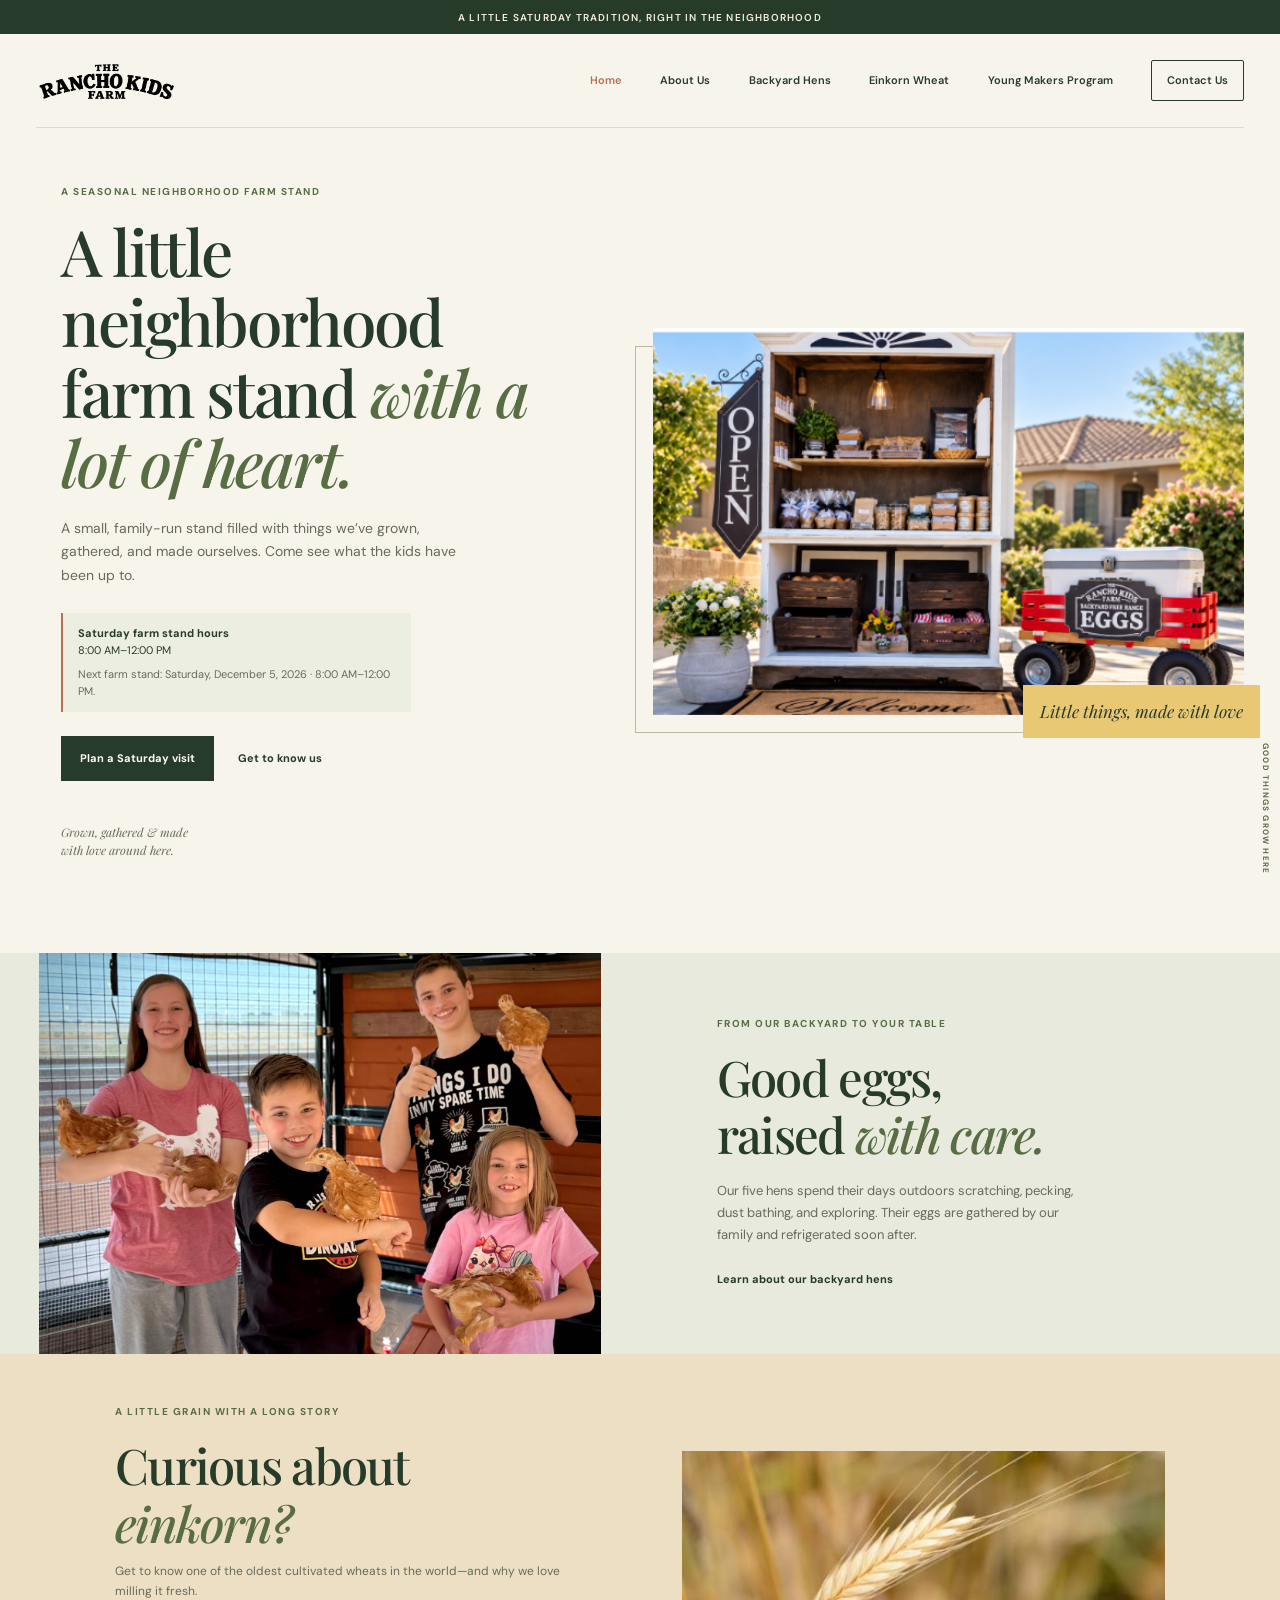
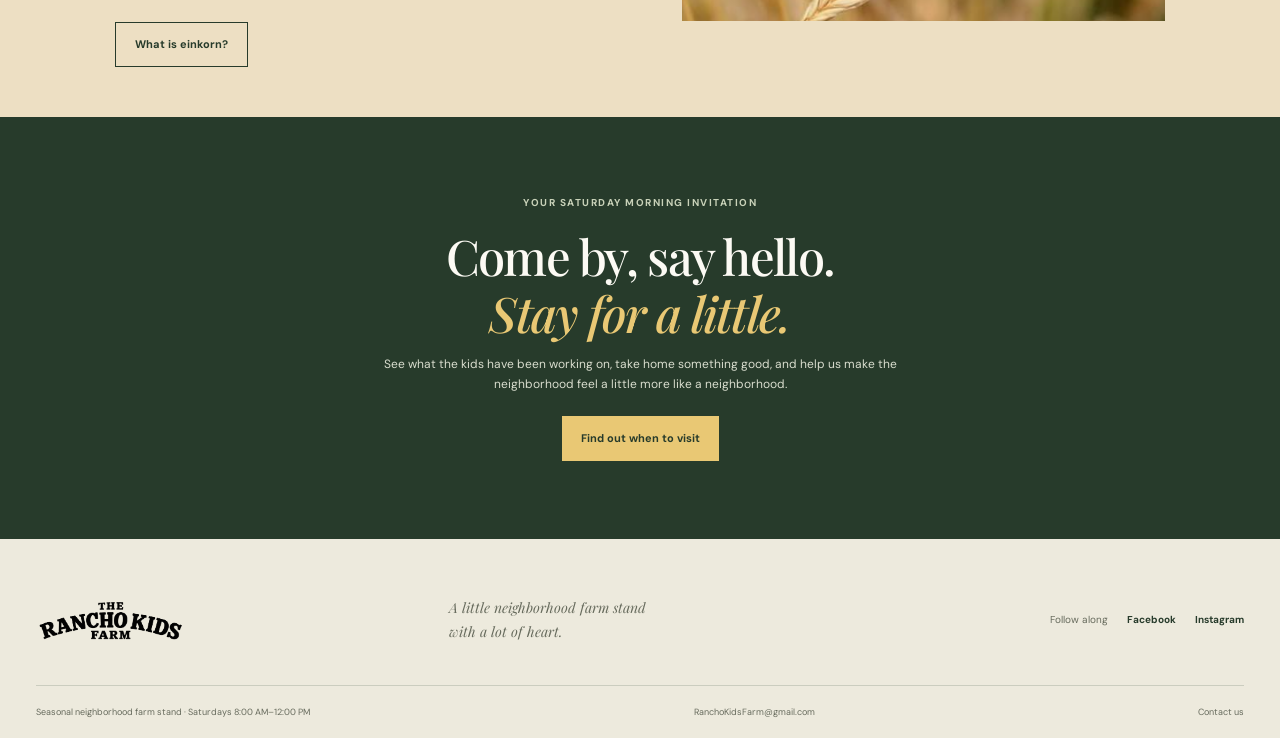
<file: index.html>
<!doctype html>
<html lang="en">
  <head>
    <meta charset="utf-8">
    <meta name="viewport" content="width=device-width, initial-scale=1">
    <meta name="theme-color" content="#f7f4eb">
    <meta name="description" content="A little neighborhood farm stand with a lot of heart. Visit The Rancho Kids Farm for backyard eggs, freshly milled einkorn, flowers, and more.">
    <title>The Rancho Kids Farm | Home</title>
    <link rel="canonical" href="https://ranchokidsfarm.com/index.html">
    <meta property="og:type" content="website">
    <meta property="og:url" content="https://ranchokidsfarm.com/index.html">
    <meta property="og:title" content="The Rancho Kids Farm">
    <meta property="og:description" content="A seasonal neighborhood farm stand with backyard eggs, freshly milled einkorn, flowers, and homemade favorites.">
    <meta property="og:image" content="https://ranchokidsfarm.com/assets/farm-stand.png">
    <meta property="og:image:width" content="566">
    <meta property="og:image:height" content="354">
    <meta property="og:image:alt" content="The Rancho Kids Farm stand stocked with homemade goods and fresh flowers">
    <meta name="twitter:card" content="summary_large_image">
    <meta name="twitter:title" content="The Rancho Kids Farm">
    <meta name="twitter:description" content="A seasonal neighborhood farm stand with backyard eggs, freshly milled einkorn, flowers, and homemade favorites.">
    <meta name="twitter:image" content="https://ranchokidsfarm.com/assets/farm-stand.png">
    <link rel="preconnect" href="https://fonts.googleapis.com">
    <link rel="preconnect" href="https://fonts.gstatic.com" crossorigin>
    <link href="https://fonts.googleapis.com/css2?family=DM+Sans:wght@400;500;600;700&family=Playfair+Display:wght@500;600;700&display=swap" rel="stylesheet">
    <link rel="stylesheet" href="styles.css">
    <script src="script.js" defer></script>
  </head>
  <body>
    <a class="skip-link" href="#main">Skip to content</a>
    <div class="announcement">A little Saturday tradition, right in the neighborhood</div>
    <header class="site-header">
      <a class="brand" href="index.html" aria-label="The Rancho Kids Farm home"><img src="assets/rancho-kids-farm-logo.png" alt="The Rancho Kids Farm"></a>
      <button class="menu-toggle" type="button" aria-expanded="false" aria-controls="primary-navigation"><span class="menu-toggle__label">Menu</span><span class="menu-toggle__icon" aria-hidden="true"><span></span><span></span></span></button>
      <nav class="navigation" id="primary-navigation" aria-label="Main navigation">
        <a href="index.html" aria-current="page">Home</a>
        <a href="about.html">About Us</a>
        <a href="about.html#our-hens">Backyard Hens</a>
        <a href="einkorn.html">Einkorn Wheat</a>
        <a href="about.html#young-makers">Young Makers Program</a>
        <a class="navigation__visit" href="contact.html">Contact Us</a>
      </nav>
    </header>

    <main id="main">
      <section class="hero">
        <div class="hero__copy">
          <p class="eyebrow">A seasonal neighborhood farm stand</p>
          <h1>A little neighborhood farm stand <em>with a lot of heart.</em></h1>
          <p class="hero__intro">A small, family-run stand filled with things we’ve grown, gathered, and made ourselves. Come see what the kids have been up to.</p>
          <div class="hero__schedule">
            <p><strong>Saturday farm stand hours</strong><br>8:00 AM–12:00 PM</p>
            <p class="hero__schedule-status" data-farm-stand-status aria-live="polite">Checking the next farm stand date…</p>
          </div>
          <div class="hero__actions"><a class="button button--dark" href="contact.html">Plan a Saturday visit</a><a class="text-link" href="about.html">Get to know us</a></div>
          <div class="hero__note">Grown, gathered &amp; made<br>with love around here.</div>
        </div>
        <div class="hero__image-wrap"><img class="hero__image" src="assets/farm-stand.png" alt="The Rancho Kids Farm stand stocked with homemade goods and fresh flowers"><div class="hero__image-caption"><span>Little things, made with love</span></div></div>
        <span class="hero__side-note" aria-hidden="true">GOOD THINGS GROW HERE</span>
      </section>

      <section class="home-feature">
        <div class="home-feature__image"><img src="assets/rancho-kids.png" alt="The Rancho Kids with their backyard chickens" loading="lazy"></div>
        <div class="home-feature__copy">
          <p class="eyebrow">From our backyard to your table</p>
          <h2>Good eggs, raised <em>with care.</em></h2>
          <p>Our five hens spend their days outdoors scratching, pecking, dust bathing, and exploring. Their eggs are gathered by our family and refrigerated soon after.</p>
          <a class="text-link" href="about.html#our-hens">Learn about our backyard hens</a>
        </div>
      </section>

      <section class="home-einkorn">
        <div><p class="eyebrow">A little grain with a long story</p><h2>Curious about <em>einkorn?</em></h2><p>Get to know one of the oldest cultivated wheats in the world—and why we love milling it fresh.</p><a class="button button--outline" href="einkorn.html">What is einkorn?</a></div>
        <img src="assets/einkorn-head.png" alt="A close-up of a golden einkorn wheat head" loading="lazy">
      </section>

      <section class="home-visit">
        <p class="eyebrow">Your Saturday morning invitation</p>
        <h2>Come by, say hello.<br><em>Stay for a little.</em></h2>
        <p>See what the kids have been working on, take home something good, and help us make the neighborhood feel a little more like a neighborhood.</p>
        <a class="button button--dark" href="contact.html">Find out when to visit</a>
      </section>
    </main>

    <footer class="site-footer">
      <div class="site-footer__top"><a class="footer-brand" href="index.html"><img src="assets/rancho-kids-farm-logo.png" alt="The Rancho Kids Farm"></a><p>A little neighborhood farm stand<br>with a lot of heart.</p><div class="footer-social"><span>Follow along</span><a href="https://www.facebook.com/share/19NUJJX9h8/?mibextid=wwXIfr" target="_blank" rel="noreferrer">Facebook</a><a href="https://www.instagram.com/ranchokidsfarm?stkn=aXBlZmxoa2U0Zmg3&utm_source=qr" target="_blank" rel="noreferrer">Instagram</a></div></div>
      <div class="site-footer__bottom"><span>Seasonal neighborhood farm stand · Saturdays 8:00 AM–12:00 PM</span><a href="mailto:RanchoKidsFarm@gmail.com">RanchoKidsFarm@gmail.com</a><a href="contact.html">Contact us</a></div>
    </footer>
  </body>
</html>
</file>
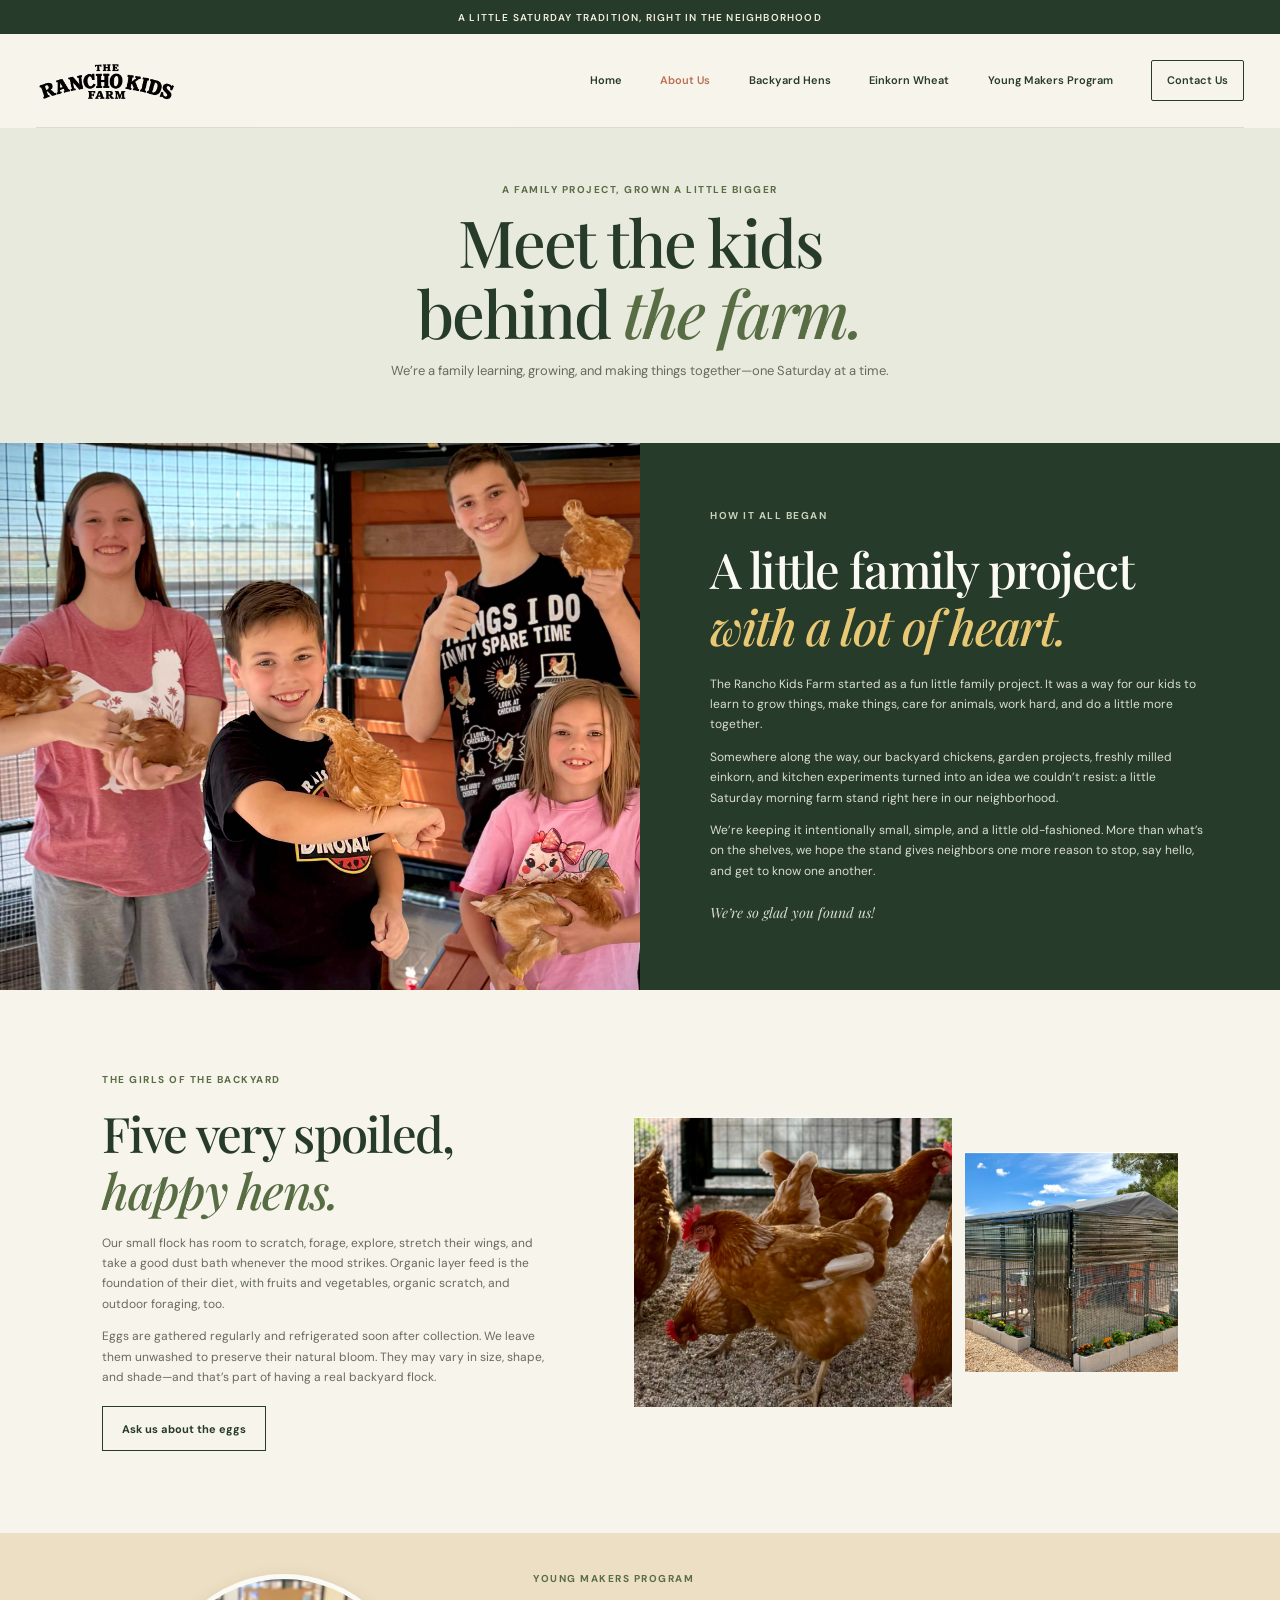
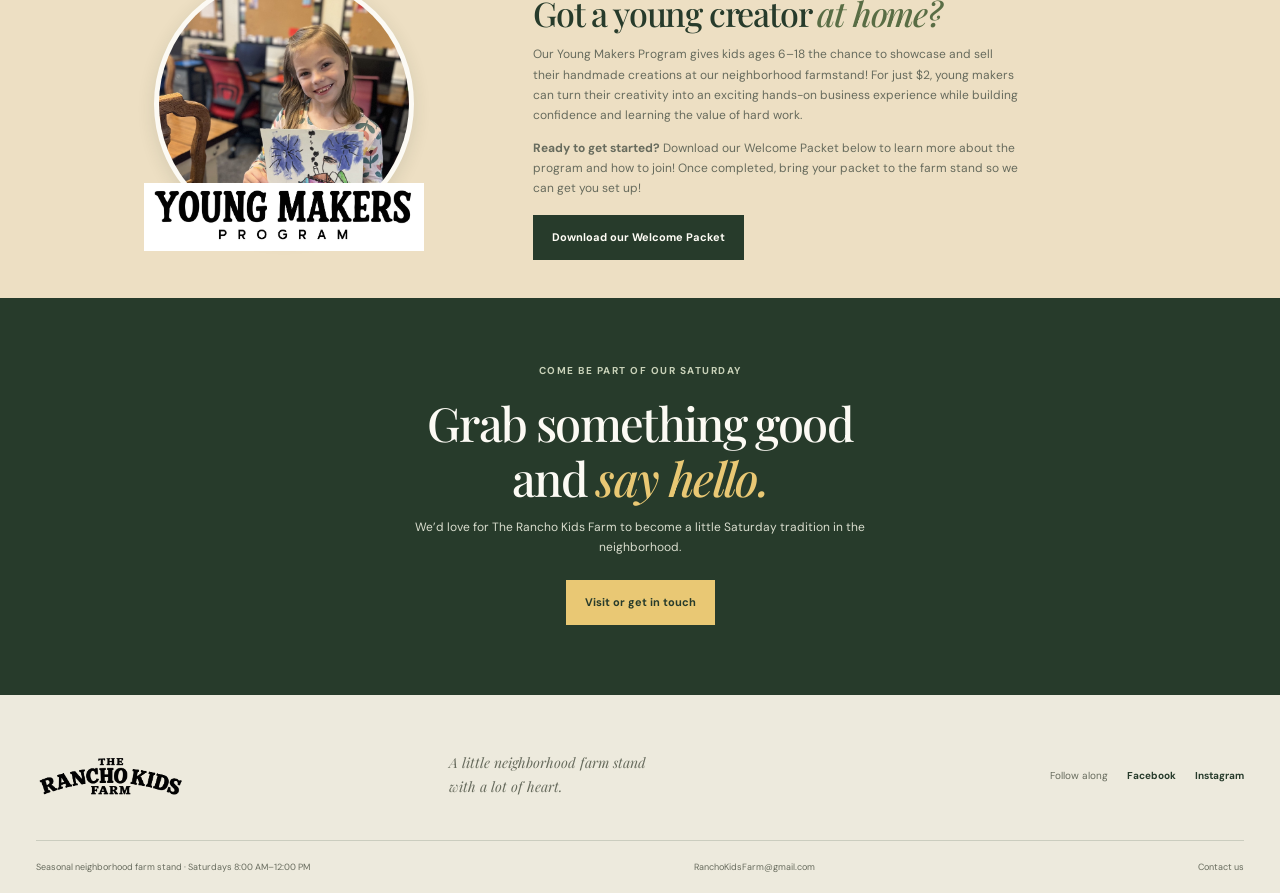
<file: about.html>
<!doctype html>
<html lang="en">
  <head>
    <meta charset="utf-8">
    <meta name="viewport" content="width=device-width, initial-scale=1">
    <meta name="theme-color" content="#f7f4eb">
    <meta name="description" content="Meet the family, kids, and backyard hens behind The Rancho Kids Farm, a little neighborhood farm stand with a lot of heart.">
    <title>About Us | The Rancho Kids Farm</title>
    <link rel="canonical" href="https://ranchokidsfarm.com/about.html">
    <meta property="og:type" content="website">
    <meta property="og:url" content="https://ranchokidsfarm.com/about.html">
    <meta property="og:title" content="About Us | The Rancho Kids Farm">
    <meta property="og:description" content="Meet the family, kids, and backyard hens behind The Rancho Kids Farm, a seasonal neighborhood farm stand.">
    <meta property="og:image" content="https://ranchokidsfarm.com/assets/farm-stand.png">
    <meta property="og:image:width" content="566">
    <meta property="og:image:height" content="354">
    <meta property="og:image:alt" content="The Rancho Kids Farm stand stocked with homemade goods and fresh flowers">
    <meta name="twitter:card" content="summary_large_image">
    <meta name="twitter:title" content="About Us | The Rancho Kids Farm">
    <meta name="twitter:description" content="Meet the family, kids, and backyard hens behind The Rancho Kids Farm, a seasonal neighborhood farm stand.">
    <meta name="twitter:image" content="https://ranchokidsfarm.com/assets/farm-stand.png">
    <link rel="preconnect" href="https://fonts.googleapis.com">
    <link rel="preconnect" href="https://fonts.gstatic.com" crossorigin>
    <link href="https://fonts.googleapis.com/css2?family=DM+Sans:wght@400;500;600;700&family=Playfair+Display:wght@500;600;700&display=swap" rel="stylesheet">
    <link rel="stylesheet" href="styles.css">
    <script src="script.js" defer></script>
  </head>
  <body>
    <a class="skip-link" href="#main">Skip to content</a>
    <div class="announcement">A little Saturday tradition, right in the neighborhood</div>
    <header class="site-header">
      <a class="brand" href="index.html" aria-label="The Rancho Kids Farm home"><img src="assets/rancho-kids-farm-logo.png" alt="The Rancho Kids Farm"></a>
      <button class="menu-toggle" type="button" aria-expanded="false" aria-controls="primary-navigation"><span class="menu-toggle__label">Menu</span><span class="menu-toggle__icon" aria-hidden="true"><span></span><span></span></span></button>
      <nav class="navigation" id="primary-navigation" aria-label="Main navigation"><a href="index.html">Home</a><a href="about.html" aria-current="page">About Us</a><a href="about.html#our-hens">Backyard Hens</a><a href="einkorn.html">Einkorn Wheat</a><a href="about.html#young-makers">Young Makers Program</a><a class="navigation__visit" href="contact.html">Contact Us</a></nav>
    </header>
    <main id="main">
      <section class="page-hero page-hero--about">
        <p class="eyebrow">A family project, grown a little bigger</p>
        <h1>Meet the kids<br>behind <em>the farm.</em></h1>
        <p>We’re a family learning, growing, and making things together—one Saturday at a time.</p>
      </section>
      <section class="about-story">
        <div class="about-story__image"><img src="assets/rancho-kids.png" alt="The Rancho Kids spending time with their backyard chickens"></div>
        <div class="about-story__copy">
          <p class="eyebrow">How it all began</p><h2>A little family project <em>with a lot of heart.</em></h2>
          <p>The Rancho Kids Farm started as a fun little family project. It was a way for our kids to learn to grow things, make things, care for animals, work hard, and do a little more together.</p>
          <p>Somewhere along the way, our backyard chickens, garden projects, freshly milled einkorn, and kitchen experiments turned into an idea we couldn’t resist: a little Saturday morning farm stand right here in our neighborhood.</p>
          <p>We’re keeping it intentionally small, simple, and a little old-fashioned. More than what’s on the shelves, we hope the stand gives neighbors one more reason to stop, say hello, and get to know one another.</p>
          <p class="about-story__signoff">We’re so glad you found us!</p>
        </div>
      </section>
      <section class="about-hens" id="our-hens">
        <div class="about-hens__copy">
          <p class="eyebrow">The girls of the backyard</p><h2>Five very spoiled, <em>happy hens.</em></h2>
          <p>Our small flock has room to scratch, forage, explore, stretch their wings, and take a good dust bath whenever the mood strikes. Organic layer feed is the foundation of their diet, with fruits and vegetables, organic scratch, and outdoor foraging, too.</p>
          <p>Eggs are gathered regularly and refrigerated soon after collection. We leave them unwashed to preserve their natural bloom. They may vary in size, shape, and shade—and that’s part of having a real backyard flock.</p>
          <a class="button button--outline" href="contact.html">Ask us about the eggs</a>
        </div>
        <div class="about-hens__photos"><img src="assets/backyard-hens.png" alt="The backyard hens exploring together" loading="lazy"><img src="assets/hen-run.png" alt="The hens' outdoor run and garden" loading="lazy"></div>
      </section>
      <section class="young-makers young-makers--about" id="young-makers">
        <div class="young-makers__portrait">
          <img class="young-makers__portrait-photo" src="assets/young-makers-featured-creator.png" alt="Young Makers Program creator holding her artwork" loading="lazy">
          <img class="young-makers__logo" src="assets/young-makers-program-logo.png" alt="Young Makers Program" loading="lazy">
        </div>
        <div class="young-makers__copy"><p class="eyebrow">Young Makers Program</p><h2>Got a young creator <em>at home?</em></h2><p>Our Young Makers Program gives kids ages 6–18 the chance to showcase and sell their handmade creations at our neighborhood farmstand! For just $2, young makers can turn their creativity into an exciting hands-on business experience while building confidence and learning the value of hard work.</p><p><strong>Ready to get started?</strong> Download our Welcome Packet below to learn more about the program and how to join! Once completed, bring your packet to the farm stand so we can get you set up!</p><a class="button button--dark" href="young-makers-packet/young-makers-packet.pdf" download="Welcome-Packet.pdf">Download our Welcome Packet</a></div>
      </section>
      <section class="page-cta"><p class="eyebrow">Come be part of our Saturday</p><h2>Grab something good<br>and <em>say hello.</em></h2><p>We’d love for The Rancho Kids Farm to become a little Saturday tradition in the neighborhood.</p><a class="button button--dark" href="contact.html">Visit or get in touch</a></section>
    </main>
    <footer class="site-footer">
      <div class="site-footer__top"><a class="footer-brand" href="index.html"><img src="assets/rancho-kids-farm-logo.png" alt="The Rancho Kids Farm"></a><p>A little neighborhood farm stand<br>with a lot of heart.</p><div class="footer-social"><span>Follow along</span><a href="https://www.facebook.com/share/19NUJJX9h8/?mibextid=wwXIfr" target="_blank" rel="noreferrer">Facebook</a><a href="https://www.instagram.com/ranchokidsfarm?stkn=aXBlZmxoa2U0Zmg3&utm_source=qr" target="_blank" rel="noreferrer">Instagram</a></div></div>
      <div class="site-footer__bottom"><span>Seasonal neighborhood farm stand · Saturdays 8:00 AM–12:00 PM</span><a href="mailto:RanchoKidsFarm@gmail.com">RanchoKidsFarm@gmail.com</a><a href="contact.html">Contact us</a></div>
    </footer>
  </body>
</html>
</file>
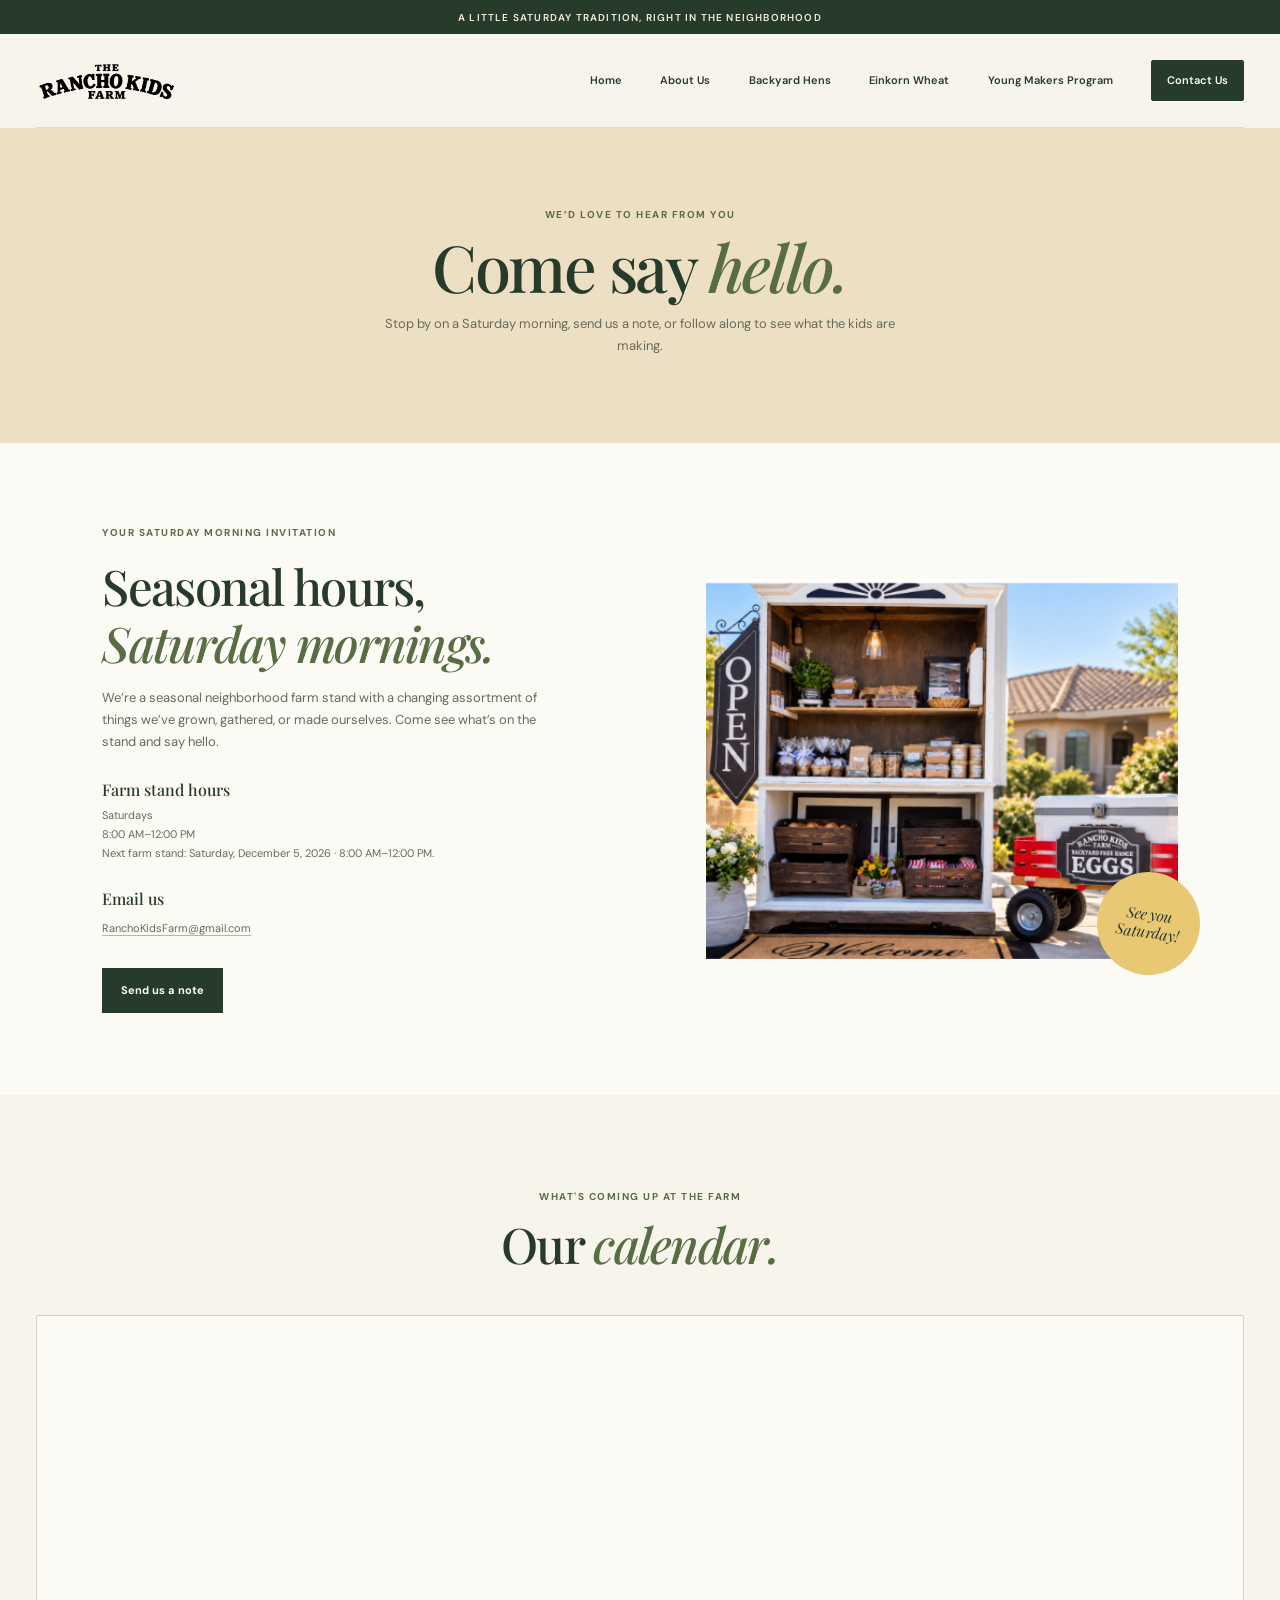
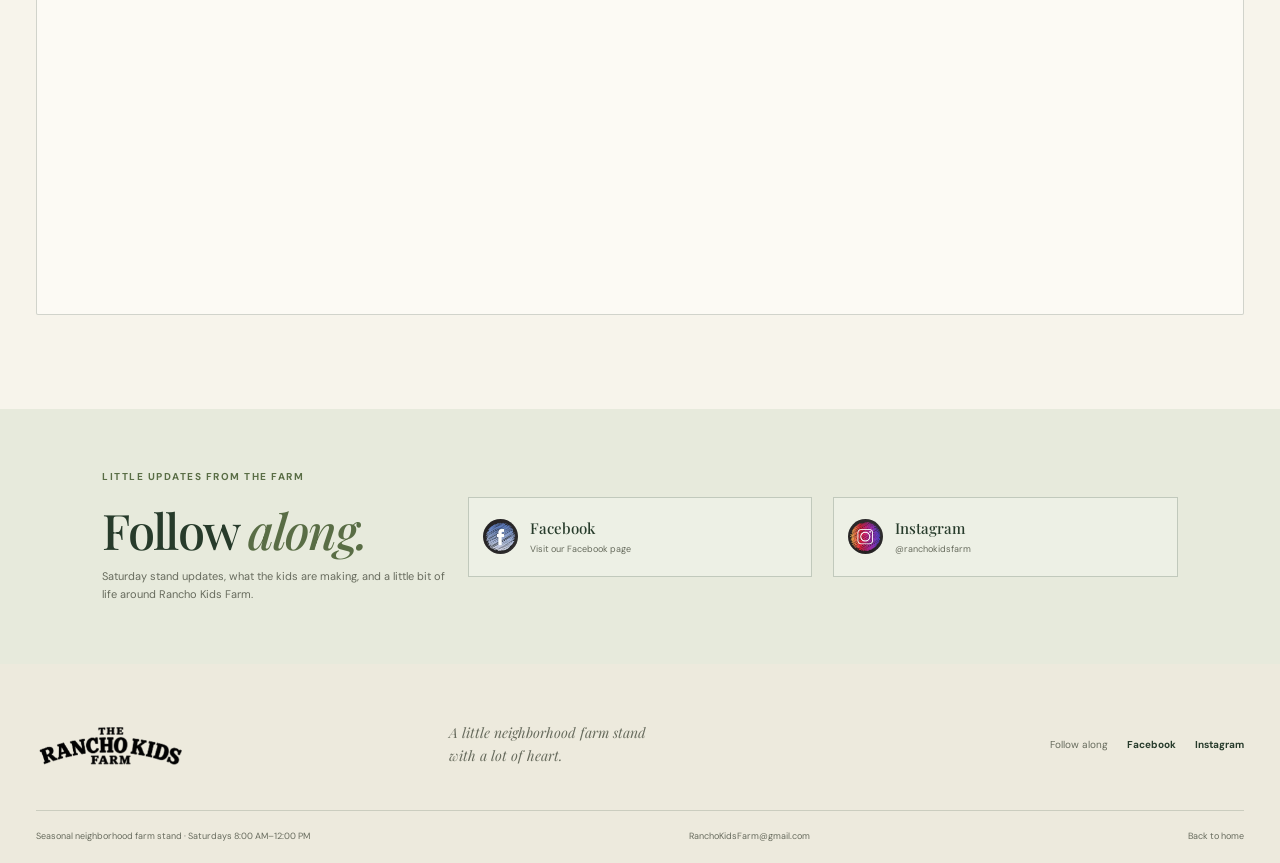
<file: contact.html>
<!doctype html>
<html lang="en">
  <head>
    <meta charset="utf-8">
    <meta name="viewport" content="width=device-width, initial-scale=1">
    <meta name="theme-color" content="#f7f4eb">
    <meta name="description" content="Plan a visit to The Rancho Kids Farm, a seasonal neighborhood farm stand, or get in touch by email and social media.">
    <title>Contact Us | The Rancho Kids Farm</title>
    <link rel="canonical" href="https://ranchokidsfarm.com/contact.html">
    <meta property="og:type" content="website">
    <meta property="og:url" content="https://ranchokidsfarm.com/contact.html">
    <meta property="og:title" content="Contact Us | The Rancho Kids Farm">
    <meta property="og:description" content="Plan a visit to The Rancho Kids Farm, a seasonal neighborhood farm stand open Saturdays from 8:00 AM to 12:00 PM.">
    <meta property="og:image" content="https://ranchokidsfarm.com/assets/farm-stand.png">
    <meta property="og:image:width" content="566">
    <meta property="og:image:height" content="354">
    <meta property="og:image:alt" content="The Rancho Kids Farm stand stocked with homemade goods and fresh flowers">
    <meta name="twitter:card" content="summary_large_image">
    <meta name="twitter:title" content="Contact Us | The Rancho Kids Farm">
    <meta name="twitter:description" content="Plan a visit to The Rancho Kids Farm, a seasonal neighborhood farm stand open Saturdays from 8:00 AM to 12:00 PM.">
    <meta name="twitter:image" content="https://ranchokidsfarm.com/assets/farm-stand.png">
    <link rel="preconnect" href="https://fonts.googleapis.com">
    <link rel="preconnect" href="https://fonts.gstatic.com" crossorigin>
    <link href="https://fonts.googleapis.com/css2?family=DM+Sans:wght@400;500;600;700&family=Playfair+Display:wght@500;600;700&display=swap" rel="stylesheet">
    <link rel="stylesheet" href="styles.css">
    <script src="script.js" defer></script>
  </head>
  <body>
    <a class="skip-link" href="#main">Skip to content</a>
    <div class="announcement">A little Saturday tradition, right in the neighborhood</div>
    <header class="site-header">
      <a class="brand" href="index.html" aria-label="The Rancho Kids Farm home"><img src="assets/rancho-kids-farm-logo.png" alt="The Rancho Kids Farm"></a>
      <button class="menu-toggle" type="button" aria-expanded="false" aria-controls="primary-navigation"><span class="menu-toggle__label">Menu</span><span class="menu-toggle__icon" aria-hidden="true"><span></span><span></span></span></button>
      <nav class="navigation" id="primary-navigation" aria-label="Main navigation"><a href="index.html">Home</a><a href="about.html">About Us</a><a href="about.html#our-hens">Backyard Hens</a><a href="einkorn.html">Einkorn Wheat</a><a href="about.html#young-makers">Young Makers Program</a><a class="navigation__visit" href="contact.html" aria-current="page">Contact Us</a></nav>
    </header>
    <main id="main">
      <section class="page-hero page-hero--contact">
        <p class="eyebrow">We’d love to hear from you</p>
        <h1>Come say <em>hello.</em></h1>
        <p>Stop by on a Saturday morning, send us a note, or follow along to see what the kids are making.</p>
      </section>
      <section class="contact-main">
        <div class="contact-main__copy">
          <p class="eyebrow">Your Saturday morning invitation</p>
          <h2>Seasonal hours,<br><em>Saturday mornings.</em></h2>
          <p>We’re a seasonal neighborhood farm stand with a changing assortment of things we’ve grown, gathered, or made ourselves. Come see what’s on the stand and say hello.</p>
          <div class="contact-card"><div><h3>Farm stand hours</h3><p>Saturdays<br>8:00 AM–12:00 PM</p><p data-farm-stand-status aria-live="polite">Checking the next farm stand date…</p></div></div>
          <div class="contact-card"><div><h3>Email us</h3><a href="mailto:RanchoKidsFarm@gmail.com">RanchoKidsFarm@gmail.com</a></div></div>
          <a class="button button--dark" href="mailto:RanchoKidsFarm@gmail.com">Send us a note</a>
        </div>
        <div class="contact-main__image"><img src="assets/farm-stand.png" alt="The Rancho Kids Farm stand, ready for Saturday morning" loading="lazy"><span class="visit__sticker">See you<br>Saturday!</span></div>
      </section>
      <section class="farm-calendar section-pad" id="calendar" aria-labelledby="calendar-heading">
        <div class="section-heading section-heading--center">
          <p class="eyebrow">What's coming up at the farm</p>
          <h2 id="calendar-heading">Our <em>calendar.</em></h2>
        </div>
        <iframe
          class="farm-calendar__embed"
          src="https://calendar.google.com/calendar/embed?src=ranchokidsfarm%40gmail.com&amp;ctz=America%2FPhoenix"
          title="The Rancho Kids Farm calendar"
          loading="lazy"
          frameborder="0"
          scrolling="no"></iframe>
      </section>
      <section class="contact-social">
        <div class="contact-social__intro"><p class="eyebrow">Little updates from the farm</p><h2>Follow <em>along.</em></h2><p>Saturday stand updates, what the kids are making, and a little bit of life around Rancho Kids Farm.</p></div>
        <a class="social-card" href="https://www.facebook.com/share/19NUJJX9h8/?mibextid=wwXIfr" target="_blank" rel="noreferrer"><img class="social-card__icon-image" src="assets/facebook-icon.png" alt=""><span><strong>Facebook</strong><small>Visit our Facebook page</small></span></a>
        <a class="social-card" href="https://www.instagram.com/ranchokidsfarm?stkn=aXBlZmxoa2U0Zmg3&utm_source=qr" target="_blank" rel="noreferrer"><img class="social-card__icon-image" src="assets/instagram-icon.png" alt=""><span><strong>Instagram</strong><small>@ranchokidsfarm</small></span></a>
      </section>
    </main>
    <footer class="site-footer">
      <div class="site-footer__top"><a class="footer-brand" href="index.html"><img src="assets/rancho-kids-farm-logo.png" alt="The Rancho Kids Farm"></a><p>A little neighborhood farm stand<br>with a lot of heart.</p><div class="footer-social"><span>Follow along</span><a href="https://www.facebook.com/share/19NUJJX9h8/?mibextid=wwXIfr" target="_blank" rel="noreferrer">Facebook</a><a href="https://www.instagram.com/ranchokidsfarm?stkn=aXBlZmxoa2U0Zmg3&utm_source=qr" target="_blank" rel="noreferrer">Instagram</a></div></div>
      <div class="site-footer__bottom"><span>Seasonal neighborhood farm stand · Saturdays 8:00 AM–12:00 PM</span><a href="mailto:RanchoKidsFarm@gmail.com">RanchoKidsFarm@gmail.com</a><a href="index.html">Back to home</a></div>
    </footer>
  </body>
</html>
</file>
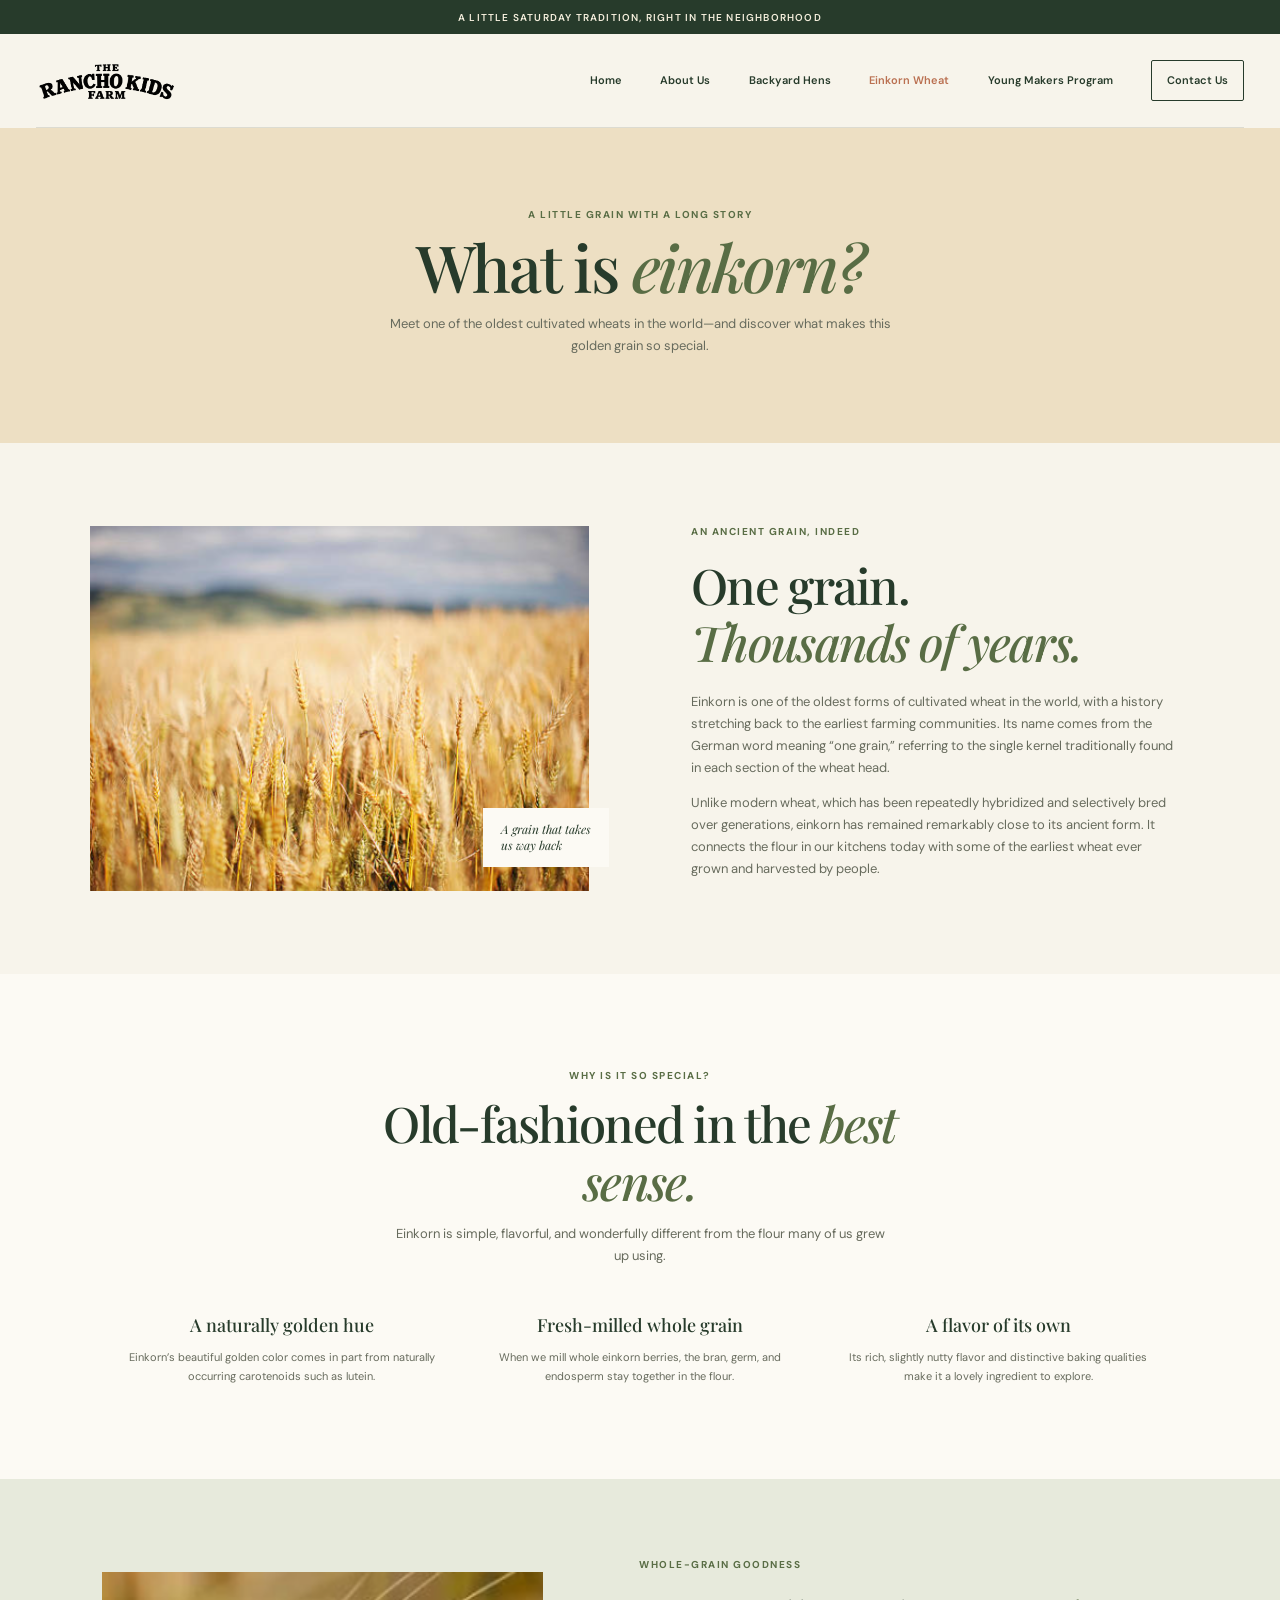
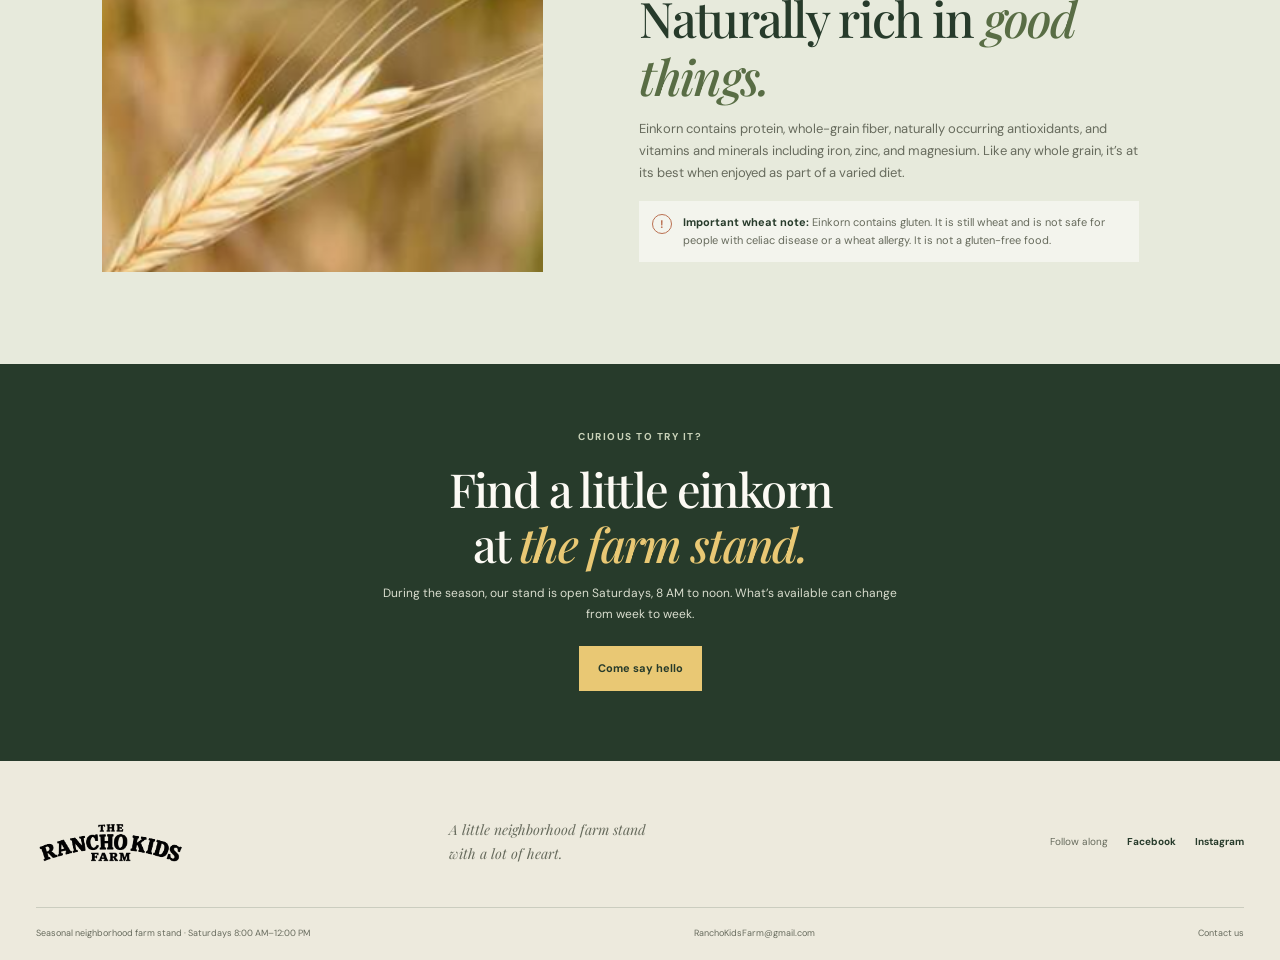
<file: einkorn.html>
<!doctype html>
<html lang="en">
  <head>
    <meta charset="utf-8">
    <meta name="viewport" content="width=device-width, initial-scale=1">
    <meta name="theme-color" content="#f7f4eb">
    <meta name="description" content="Learn about einkorn, one of the oldest cultivated wheats in the world, and why we love milling this ancient grain fresh.">
    <title>What is Einkorn? | The Rancho Kids Farm</title>
    <link rel="canonical" href="https://ranchokidsfarm.com/einkorn.html">
    <meta property="og:type" content="website">
    <meta property="og:url" content="https://ranchokidsfarm.com/einkorn.html">
    <meta property="og:title" content="Einkorn Wheat | The Rancho Kids Farm">
    <meta property="og:description" content="Learn about einkorn, one of the oldest cultivated wheats in the world, and why we love milling this ancient grain fresh.">
    <meta property="og:image" content="https://ranchokidsfarm.com/assets/farm-stand.png">
    <meta property="og:image:width" content="566">
    <meta property="og:image:height" content="354">
    <meta property="og:image:alt" content="The Rancho Kids Farm stand stocked with homemade goods and fresh flowers">
    <meta name="twitter:card" content="summary_large_image">
    <meta name="twitter:title" content="Einkorn Wheat | The Rancho Kids Farm">
    <meta name="twitter:description" content="Learn about einkorn, one of the oldest cultivated wheats in the world, and why we love milling this ancient grain fresh.">
    <meta name="twitter:image" content="https://ranchokidsfarm.com/assets/farm-stand.png">
    <link rel="preconnect" href="https://fonts.googleapis.com">
    <link rel="preconnect" href="https://fonts.gstatic.com" crossorigin>
    <link href="https://fonts.googleapis.com/css2?family=DM+Sans:wght@400;500;600;700&family=Playfair+Display:wght@500;600;700&display=swap" rel="stylesheet">
    <link rel="stylesheet" href="styles.css">
    <script src="script.js" defer></script>
  </head>
  <body>
    <a class="skip-link" href="#main">Skip to content</a>
    <div class="announcement">A little Saturday tradition, right in the neighborhood</div>
    <header class="site-header">
      <a class="brand" href="index.html" aria-label="The Rancho Kids Farm home"><img src="assets/rancho-kids-farm-logo.png" alt="The Rancho Kids Farm"></a>
      <button class="menu-toggle" type="button" aria-expanded="false" aria-controls="primary-navigation"><span class="menu-toggle__label">Menu</span><span class="menu-toggle__icon" aria-hidden="true"><span></span><span></span></span></button>
      <nav class="navigation" id="primary-navigation" aria-label="Main navigation"><a href="index.html">Home</a><a href="about.html">About Us</a><a href="about.html#our-hens">Backyard Hens</a><a href="einkorn.html" aria-current="page">Einkorn Wheat</a><a href="about.html#young-makers">Young Makers Program</a><a class="navigation__visit" href="contact.html">Contact Us</a></nav>
    </header>
    <main id="main">
      <section class="page-hero page-hero--einkorn">
        <p class="eyebrow">A little grain with a long story</p>
        <h1>What is <em>einkorn?</em></h1>
        <p>Meet one of the oldest cultivated wheats in the world—and discover what makes this golden grain so special.</p>
      </section>
      <section class="feature-section einkorn-page-intro">
        <div class="feature-section__image einkorn-page-intro__image"><img src="assets/einkorn-field.png" alt="Golden einkorn wheat growing in a sunlit field" loading="lazy"><span class="image-label">A grain that takes<br>us way back</span></div>
        <div class="feature-section__copy">
          <p class="eyebrow">An ancient grain, indeed</p>
          <h2>One grain.<br><em>Thousands of years.</em></h2>
          <p>Einkorn is one of the oldest forms of cultivated wheat in the world, with a history stretching back to the earliest farming communities. Its name comes from the German word meaning “one grain,” referring to the single kernel traditionally found in each section of the wheat head.</p>
          <p>Unlike modern wheat, which has been repeatedly hybridized and selectively bred over generations, einkorn has remained remarkably close to its ancient form. It connects the flour in our kitchens today with some of the earliest wheat ever grown and harvested by people.</p>
        </div>
      </section>
      <section class="einkorn-details section-pad">
        <div class="section-heading section-heading--center"><p class="eyebrow">Why is it so special?</p><h2>Old-fashioned in the <em>best sense.</em></h2><p>Einkorn is simple, flavorful, and wonderfully different from the flour many of us grew up using.</p></div>
        <div class="grain-goodness__grid">
          <article><h3>A naturally golden hue</h3><p>Einkorn’s beautiful golden color comes in part from naturally occurring carotenoids such as lutein.</p></article>
          <article><h3>Fresh-milled whole grain</h3><p>When we mill whole einkorn berries, the bran, germ, and endosperm stay together in the flour.</p></article>
          <article><h3>A flavor of its own</h3><p>Its rich, slightly nutty flavor and distinctive baking qualities make it a lovely ingredient to explore.</p></article>
        </div>
      </section>
      <section class="einkorn-nutrition">
        <div class="einkorn-nutrition__image"><img src="assets/einkorn-head.png" alt="A close-up of a golden einkorn wheat head" loading="lazy"></div>
        <div class="einkorn-nutrition__copy">
          <p class="eyebrow">Whole-grain goodness</p><h2>Naturally rich in <em>good things.</em></h2>
          <p>Einkorn contains protein, whole-grain fiber, naturally occurring antioxidants, and vitamins and minerals including iron, zinc, and magnesium. Like any whole grain, it’s at its best when enjoyed as part of a varied diet.</p>
          <div class="grain-callout"><span class="grain-callout__mark" aria-hidden="true">!</span><p><strong>Important wheat note:</strong> Einkorn contains gluten. It is still wheat and is not safe for people with celiac disease or a wheat allergy. It is not a gluten-free food.</p></div>
        </div>
      </section>
      <section class="page-cta"><p class="eyebrow">Curious to try it?</p><h2>Find a little einkorn<br>at <em>the farm stand.</em></h2><p>During the season, our stand is open Saturdays, 8 AM to noon. What’s available can change from week to week.</p><a class="button button--dark" href="contact.html">Come say hello</a></section>
    </main>
    <footer class="site-footer">
      <div class="site-footer__top"><a class="footer-brand" href="index.html"><img src="assets/rancho-kids-farm-logo.png" alt="The Rancho Kids Farm"></a><p>A little neighborhood farm stand<br>with a lot of heart.</p><div class="footer-social"><span>Follow along</span><a href="https://www.facebook.com/share/19NUJJX9h8/?mibextid=wwXIfr" target="_blank" rel="noreferrer">Facebook</a><a href="https://www.instagram.com/ranchokidsfarm?stkn=aXBlZmxoa2U0Zmg3&utm_source=qr" target="_blank" rel="noreferrer">Instagram</a></div></div>
      <div class="site-footer__bottom"><span>Seasonal neighborhood farm stand · Saturdays 8:00 AM–12:00 PM</span><a href="mailto:RanchoKidsFarm@gmail.com">RanchoKidsFarm@gmail.com</a><a href="contact.html">Contact us</a></div>
    </footer>
  </body>
</html>
</file>
<file: styles.css>
:root {
  color-scheme: light;
  --cream: #f7f4eb;
  --paper: #fcfaf4;
  --ink: #273b2b;
  --olive: #596d45;
  --sage: #dce4d1;
  --clay: #ba7051;
  --yellow: #e9c874;
  --muted: #676b5d;
  --serif: "Playfair Display", Georgia, serif;
  --sans: "DM Sans", Arial, sans-serif;
  --page-width: 1240px;
}

* { box-sizing: border-box; }
html { scroll-behavior: smooth; scroll-padding-top: 94px; }
body { margin: 0; background: var(--cream); color: var(--ink); font-family: var(--sans); font-size: 15px; line-height: 1.7; }
img { display: block; max-width: 100%; }
a { color: inherit; }
button, a { -webkit-tap-highlight-color: transparent; }
::selection { background: var(--yellow); color: var(--ink); }

.skip-link { position: absolute; z-index: 10; top: 8px; left: 8px; transform: translateY(-160%); padding: 10px 14px; background: white; }
.skip-link:focus { transform: translateY(0); }
.announcement { display: flex; min-height: 34px; align-items: center; justify-content: center; gap: 10px; background: var(--ink); color: #f5efdd; font-size: 10px; font-weight: 600; letter-spacing: .12em; text-align: center; text-transform: uppercase; }
.announcement__flower { color: var(--yellow); font-size: 13px; }
.site-header { position: relative; z-index: 5; display: flex; width: min(100% - 72px, var(--page-width)); min-height: 94px; align-items: center; justify-content: space-between; margin: 0 auto; border-bottom: 1px solid rgba(39,59,43,.13); }
.brand { width: 142px; mix-blend-mode: multiply; }
.brand img { width: 100%; }
.navigation { display: flex; align-items: center; gap: clamp(20px, 3vw, 44px); }
.navigation a { font-size: 11px; font-weight: 600; text-decoration: none; }
.navigation a:not(.navigation__visit):hover, .footer-social a:hover, .site-footer__bottom a:hover { color: var(--clay); }
.navigation__visit { padding: 10px 15px; border: 1px solid var(--ink); border-radius: 2px; }
.menu-toggle { display: none; }

.hero { position: relative; display: grid; width: min(100% - 72px, var(--page-width)); min-height: 554px; grid-template-columns: .91fr 1.09fr; align-items: center; gap: 7.5%; margin: 0 auto; padding: 46px 0 66px; }
.hero__copy { position: relative; padding: 10px 0 28px 5%; }
.eyebrow { margin: 0 0 17px; color: var(--olive); font-size: 10px; font-weight: 700; letter-spacing: .15em; line-height: 1.5; text-transform: uppercase; }
.eyebrow span { padding-right: 6px; color: var(--clay); font-size: 14px; }
h1, h2, h3, p { margin-top: 0; }
h1, h2 { font-family: var(--serif); font-weight: 500; letter-spacing: -.035em; }
h1 { max-width: 520px; margin-bottom: 19px; font-size: clamp(43px, 5vw, 66px); line-height: 1.1; }
h1 em, h2 em { color: var(--olive); font-weight: 500; }
.hero__intro { max-width: 420px; margin-bottom: 25px; color: var(--muted); font-size: 14px; }
.hero__actions { display: flex; align-items: center; gap: 24px; }
.button { display: inline-flex; min-height: 45px; align-items: center; justify-content: center; gap: 13px; padding: 0 19px; font-size: 11px; font-weight: 700; text-decoration: none; transition: transform .18s ease, background .18s ease; }
.button:hover { transform: translateY(-2px); }
.button--dark { background: var(--ink); color: #fffdf6; }
.button--dark:hover { background: var(--olive); }
.text-link { display: inline-flex; align-items: center; gap: 9px; font-size: 11px; font-weight: 700; text-decoration: none; }
.text-link:hover { color: var(--clay); }
.hero__note { margin-top: 42px; color: var(--muted); font-family: var(--serif); font-size: 12px; font-style: italic; line-height: 1.5; }
.hero__image-wrap { position: relative; height: min(405px, 42vw); min-height: 300px; padding: 0 0 18px 18px; }
.hero__image-wrap::before { position: absolute; z-index: -1; inset: 18px 18px 0 0; border: 1px solid #bdb89f; content: ""; }
.hero__image { width: 100%; height: 100%; object-fit: cover; object-position: 50% center; }
.hero__image-caption { position: absolute; right: -16px; bottom: -5px; display: flex; min-width: 195px; align-items: center; justify-content: space-between; padding: 12px 17px; background: var(--yellow); color: var(--ink); font-family: var(--serif); font-size: 12px; font-style: italic; }
.hero__image-caption span:last-child { font-size: 17px; }
.hero__side-note { position: absolute; right: -28px; bottom: 79px; color: var(--olive); font-size: 8px; font-weight: 700; letter-spacing: .15em; writing-mode: vertical-rl; }

.section-pad { padding: 94px max(36px, calc((100% - var(--page-width)) / 2)); }
.section-heading { max-width: 590px; margin: 0 auto 43px; }
.section-heading--center { text-align: center; }
.section-heading .eyebrow { margin-bottom: 11px; }
h2 { margin-bottom: 14px; font-size: clamp(34px, 4.1vw, 49px); line-height: 1.17; }
.section-heading > p:last-child { max-width: 490px; margin: 0 auto; color: var(--muted); font-size: 13px; }
.hero__schedule { max-width: 350px; margin: 0 0 24px; padding: 12px 15px; border-left: 2px solid var(--clay); background: rgba(231,234,220,.58); font-size: 11px; line-height: 1.55; }
.hero__schedule p { margin: 0; }
.hero__schedule p + p { margin-top: 7px; color: var(--muted); }
.hero__schedule strong { font-size: 11px; }

.feature-section { display: grid; grid-template-columns: 1fr 1fr; align-items: center; gap: clamp(40px, 8vw, 110px); padding: 104px max(7%, calc((100% - 1160px) / 2)); }
.feature-section__image { position: relative; height: 440px; }
.feature-section__image > img { width: 100%; height: 100%; object-fit: cover; }
.eggs__image > img { object-position: 48% center; }
.photo-stamp { position: absolute; right: -30px; bottom: 30px; display: flex; width: 122px; height: 122px; flex-direction: column; align-items: center; justify-content: center; gap: 5px; border: 1px solid var(--ink); border-radius: 50%; background: var(--yellow); color: var(--ink); font-family: var(--serif); font-size: 13px; font-style: italic; line-height: 1.2; text-align: center; transform: rotate(7deg); }
.photo-stamp span:last-child { font-size: 14px; }
.feature-section__copy { max-width: 490px; }
.feature-section__copy h2 { margin-bottom: 20px; }
.feature-section__copy > p:not(.eyebrow) { color: var(--muted); font-size: 13px; }
.egg-facts { display: flex; flex-wrap: wrap; gap: 10px 17px; margin: 23px 0 26px; }
.egg-facts div { display: flex; align-items: center; gap: 7px; color: var(--olive); font-size: 10px; font-weight: 600; }
.egg-facts div span:first-child { color: var(--clay); font-size: 15px; }
.button--outline { border: 1px solid var(--ink); }
.button--outline:hover { background: var(--sage); }

.egg-note { padding: 57px 36px; background: #e7eadc; }
.egg-note__inner { display: grid; max-width: 1000px; grid-template-columns: 46px 1fr 260px; align-items: center; gap: 26px; margin: auto; }
.egg-note__icon { align-self: start; color: var(--clay); font-size: 29px; }
.egg-note .eyebrow { margin-bottom: 8px; }
.egg-note h2 { margin-bottom: 8px; font-size: 32px; }
.egg-note__inner > div p:last-child { max-width: 620px; margin: 0; color: var(--muted); font-size: 12px; }
.egg-note img { width: 100%; height: 142px; object-fit: cover; }

.faq { display: grid; grid-template-columns: .77fr 1.23fr; gap: 12%; background: var(--paper); }
.faq__intro { max-width: 330px; }
.faq__intro p:last-child { color: var(--muted); font-size: 13px; }
.faq__list details { border-bottom: 1px solid rgba(39,59,43,.2); }
.faq__list details:first-child { border-top: 1px solid rgba(39,59,43,.2); }
.faq__list summary { position: relative; padding: 17px 34px 17px 0; cursor: pointer; font-family: var(--serif); font-size: 16px; list-style: none; }
.faq__list summary::-webkit-details-marker { display: none; }
.faq__list summary > span::before, .faq__list summary > span::after { position: absolute; top: 26px; right: 6px; width: 12px; height: 1px; background: var(--olive); content: ""; }
.faq__list summary > span::after { transform: rotate(90deg); transition: transform .2s ease; }
.faq__list details[open] summary > span::after { transform: rotate(0); }
.faq__list details p { max-width: 650px; margin: -3px 35px 17px 0; color: var(--muted); font-size: 12px; }

.feature-section--reverse { background: #e7eadc; }
.feature-section--reverse .feature-section__image { order: 2; }
.feature-section--reverse .feature-section__copy { order: 1; justify-self: end; }
.einkorn__image { height: 408px; }
.einkorn__image > img { object-position: center; }
.image-label { position: absolute; right: -20px; bottom: 24px; display: flex; align-items: center; padding: 14px 18px; background: var(--paper); color: var(--ink); font-family: var(--serif); font-size: 12px; font-style: italic; line-height: 1.3; }
.grain-callout { display: flex; align-items: flex-start; gap: 11px; margin: 20px 0 24px; padding: 13px; background: rgba(255,255,255,.48); }
.grain-callout__mark { display: grid; width: 20px; height: 20px; flex: 0 0 20px; place-items: center; border: 1px solid var(--clay); border-radius: 50%; color: var(--clay); font-size: 11px; font-weight: 700; }
.grain-callout p { margin: 0; color: var(--muted); font-size: 11px; line-height: 1.6; }
.grain-callout strong { color: var(--ink); }

.grain-goodness { background: var(--paper); }
.grain-goodness .section-heading { margin-bottom: 36px; }
.grain-goodness__grid { display: grid; max-width: 940px; grid-template-columns: repeat(3, 1fr); gap: 45px; margin: 0 auto; text-align: center; }
.grain-goodness__grid h3 { margin-bottom: 7px; font-family: var(--serif); font-size: 18px; font-weight: 500; }
.grain-goodness__grid p { margin: 0; color: var(--muted); font-size: 11px; }
.grain-goodness__note { max-width: 940px; margin: 36px auto 0; padding: 12px; border-top: 1px solid #d9d9cc; color: var(--muted); font-size: 10px; text-align: center; }

.story { display: grid; min-height: 440px; grid-template-columns: 1fr 1fr; background: var(--ink); color: #faf7eb; }
.story__image { min-height: 440px; }
.story__image img { width: 100%; height: 100%; object-fit: cover; object-position: center; }
.story__copy { align-self: center; max-width: 560px; padding: 65px 11%; }
.story__copy .eyebrow { color: #c9d2b9; }
.story__copy .eyebrow span { color: var(--yellow); }
.story__copy h2 { margin-bottom: 18px; }
.story__copy h2 em { color: #e9c874; }
.story__copy > p:not(.eyebrow) { color: #d9ddce; font-size: 12px; }
.story__signature { margin-top: 20px; font-family: var(--serif); font-size: 14px; font-style: italic; }
.story__signature span { color: var(--yellow); }

.young-makers { position: relative; display: grid; min-height: 275px; grid-template-columns: minmax(100px, .65fr) minmax(280px, 1.25fr) minmax(100px, .65fr); align-items: center; gap: 5%; padding: 38px max(7%, calc((100% - 1120px) / 2)); overflow: hidden; background: #eddfc3; }
.young-makers > img { width: 100%; height: 180px; object-fit: cover; }
.young-makers > img.young-makers__logo { object-fit: contain; }
.young-makers--about { grid-template-columns: minmax(230px, 1fr) minmax(280px, 1.25fr) minmax(70px, .3fr); }
.young-makers__portrait { position: relative; width: min(100%, 260px); aspect-ratio: 1; justify-self: center; margin-bottom: 24px; border: 5px solid var(--paper); border-radius: 50%; background: var(--paper); box-shadow: 0 5px 18px rgba(39,59,43,.12); }
.young-makers__portrait-photo { width: 100%; height: 100%; border-radius: 50%; object-fit: cover; object-position: center 40%; }
.young-makers__portrait > .young-makers__logo { position: absolute; z-index: 1; bottom: -9%; left: 50%; width: 112%; height: auto; max-width: none; object-fit: contain; transform: translateX(-50%); }
.young-makers__copy { max-width: 490px; }
.young-makers__copy .eyebrow { margin-bottom: 8px; }
.young-makers__copy h2 { margin-bottom: 10px; font-size: 34px; }
.young-makers__copy > p:not(.eyebrow) { margin: 0; color: var(--muted); font-size: 12px; }
.young-makers__copy > p:not(.eyebrow) + p:not(.eyebrow) { margin-top: 12px; }
.young-makers__copy .button { margin-top: 16px; }
.young-makers__doodle { justify-self: center; color: var(--clay); font-size: 75px; }

.visit { display: grid; grid-template-columns: 1fr .95fr; align-items: center; gap: 9%; background: var(--paper); }
.visit__copy { max-width: 440px; }
.visit__copy > p:not(.eyebrow) { color: var(--muted); font-size: 13px; }
.visit__hours { display: flex; align-items: center; gap: 13px; margin: 25px 0; font-size: 12px; line-height: 1.7; }
.visit__hours strong { font-size: 13px; }
.visit__clock { display: grid; width: 42px; height: 42px; place-items: center; border: 1px solid #bfc4b4; border-radius: 50%; color: var(--clay); font-size: 23px; }
.visit__image { position: relative; height: 325px; }
.visit__image > img { width: 100%; height: 100%; object-fit: cover; }
.visit__sticker { position: absolute; right: -22px; bottom: -20px; display: grid; width: 103px; height: 103px; place-content: center; border-radius: 50%; background: var(--yellow); color: var(--ink); font-family: var(--serif); font-size: 15px; font-style: italic; line-height: 1.15; text-align: center; transform: rotate(8deg); }
.visit__sticker span { margin-top: 3px; color: var(--clay); }

.site-footer { padding: 49px max(36px, calc((100% - var(--page-width)) / 2)) 0; background: #edeadd; }
.site-footer__top { display: grid; grid-template-columns: 1fr 1fr 1fr; align-items: center; gap: 30px; padding-bottom: 34px; }
.footer-brand { width: 150px; mix-blend-mode: multiply; }
.footer-brand img { width: 100%; }
.site-footer__top > p { margin: 0; color: var(--muted); font-family: var(--serif); font-size: 14px; font-style: italic; }
.footer-social { display: flex; align-items: center; justify-content: flex-end; gap: 19px; font-size: 10px; }
.footer-social > span { color: var(--muted); }
.footer-social a { font-weight: 700; text-decoration: none; }
.site-footer__bottom { display: flex; min-height: 53px; align-items: center; justify-content: space-between; gap: 15px; border-top: 1px solid rgba(39,59,43,.17); color: var(--muted); font-size: 9px; }
.site-footer__bottom a { text-decoration: none; }
.navigation a[aria-current="page"]:not(.navigation__visit) { color: var(--clay); }
.navigation__visit[aria-current="page"] { background: var(--ink); color: var(--paper); }

.home-feature { display: grid; grid-template-columns: 1fr 1fr; align-items: center; background: #e7eadc; }
.home-feature__image { aspect-ratio: 555 / 348; }
.home-feature__image img { width: 100%; height: 100%; object-fit: contain; }
.home-feature__copy { max-width: 510px; padding: 55px 12%; }
.home-feature__copy h2 { margin-bottom: 17px; }
.home-feature__copy > p:not(.eyebrow) { margin-bottom: 20px; color: var(--muted); font-size: 13px; }
.home-einkorn { display: grid; min-height: 290px; grid-template-columns: 1fr 1fr; align-items: center; gap: 8%; padding: 50px max(8%, calc((100% - 1050px) / 2)); background: #eddfc3; }
.home-einkorn > div { max-width: 450px; }
.home-einkorn h2 { margin-bottom: 10px; }
.home-einkorn > div > p:not(.eyebrow) { margin-bottom: 20px; color: var(--muted); font-size: 12px; }
.home-einkorn > img { width: 100%; height: 170px; object-fit: cover; }
.home-visit, .page-cta { padding: 78px 22px; background: var(--ink); color: var(--paper); text-align: center; }
.home-visit .eyebrow, .page-cta .eyebrow { color: #c9d2b9; }
.home-visit .eyebrow span { color: var(--yellow); }
.home-visit h2, .page-cta h2 { margin-bottom: 12px; }
.home-visit h2 em, .page-cta h2 em { color: var(--yellow); }
.home-visit > p:not(.eyebrow), .page-cta > p:not(.eyebrow) { max-width: 520px; margin: 0 auto 22px; color: #d9ddce; font-size: 12px; }
.home-visit .button, .page-cta .button { background: var(--yellow); color: var(--ink); }
.home-visit .button:hover, .page-cta .button:hover { background: #f1d893; }

.page-hero { position: relative; display: flex; min-height: 315px; flex-direction: column; align-items: center; justify-content: center; padding: 50px 24px 57px; overflow: hidden; background: #e7eadc; text-align: center; }
.page-hero--einkorn { background: #eddfc3; }
.page-hero--about { background: #e7eadc; }
.page-hero--contact { background: #eddfc3; }
.page-hero .eyebrow { margin-bottom: 9px; }
.page-hero h1 { max-width: 700px; margin-bottom: 11px; font-size: clamp(44px, 6vw, 65px); }
.page-hero > p:last-of-type { max-width: 520px; margin-bottom: 0; color: var(--muted); font-size: 13px; }

.einkorn-page-intro { padding-top: 81px; padding-bottom: 81px; }
.einkorn-page-intro__image { height: 365px; }
.einkorn-page-intro__image > img { object-position: center; }
.einkorn-details { background: var(--paper); }
.einkorn-details .grain-goodness__grid { max-width: 1030px; }
.einkorn-nutrition { display: grid; grid-template-columns: .9fr 1.1fr; align-items: center; gap: 9%; padding: 78px max(8%, calc((100% - 1100px) / 2)); background: #e7eadc; }
.einkorn-nutrition__image { height: 300px; }
.einkorn-nutrition__image img { width: 100%; height: 100%; object-fit: cover; }
.einkorn-nutrition__copy { max-width: 500px; }
.einkorn-nutrition__copy > p:not(.eyebrow) { color: var(--muted); font-size: 13px; }
.einkorn-nutrition .grain-callout { margin-top: 17px; }
.page-cta { padding-top: 65px; padding-bottom: 70px; }
.page-cta h2 { font-size: clamp(34px, 4vw, 47px); }

.about-story { display: grid; grid-template-columns: 1fr 1fr; background: var(--ink); color: var(--paper); }
.about-story__image { min-height: 490px; }
.about-story__image img { width: 100%; height: 100%; object-fit: cover; }
.about-story__copy { align-self: center; max-width: 640px; padding: 65px 11%; }
.about-story__copy .eyebrow { color: #c9d2b9; }
.about-story__copy h2 { margin-bottom: 19px; }
.about-story__copy h2 em { color: var(--yellow); }
.about-story__copy > p:not(.eyebrow) { color: #d9ddce; font-size: 12px; }
.about-story__signoff { margin: 20px 0 0; font-family: var(--serif); font-size: 14px !important; font-style: italic; }
.about-story__signoff span { color: var(--yellow); }
.about-hens { display: grid; grid-template-columns: .9fr 1.1fr; align-items: center; gap: 8%; padding: 82px max(8%, calc((100% - 1120px) / 2)); }
.about-hens__copy { max-width: 480px; }
.about-hens__copy > p:not(.eyebrow) { color: var(--muted); font-size: 12px; }
.about-hens__copy .button { margin-top: 7px; }
.about-hens__photos { display: grid; grid-template-columns: 1.2fr .8fr; align-items: center; gap: 13px; }
.about-hens__photos img { width: 100%; height: 290px; object-fit: cover; }
.about-hens__photos img:last-child { height: 220px; }

.contact-main { display: grid; grid-template-columns: 1fr .95fr; align-items: center; gap: 10%; padding: 82px max(8%, calc((100% - 1120px) / 2)); background: var(--paper); }
.contact-main__copy { max-width: 470px; }
.contact-main__copy h2 { margin-bottom: 15px; }
.contact-main__copy > p:not(.eyebrow) { color: var(--muted); font-size: 13px; }
.contact-main__image { position: relative; height: 380px; }
.contact-main__image > img { width: 100%; height: 100%; object-fit: cover; }
.contact-main__image .visit__sticker { right: -22px; bottom: -16px; }
.contact-card { margin: 23px 0; }
.contact-card h3 { margin: 0 0 3px; font-family: var(--serif); font-size: 16px; font-weight: 500; }
.contact-card p, .contact-card a { margin: 0; color: var(--muted); font-size: 11px; line-height: 1.7; }
.contact-card a { text-decoration-color: #b7b6a6; text-underline-offset: 3px; }
.contact-main__copy > .button { margin-top: 4px; }
.farm-calendar__embed { display: block; width: 100%; max-width: var(--page-width); height: clamp(320px, 50vw, 600px); margin: 0 auto; border: 1px solid rgba(39,59,43,.2); border-radius: 2px; background: var(--paper); }
.contact-social { display: grid; grid-template-columns: 1fr 1fr 1fr; align-items: center; gap: 21px; padding: 60px max(8%, calc((100% - 1120px) / 2)); background: #e7eadc; }
.contact-social__intro h2 { margin-bottom: 8px; }
.contact-social__intro > p:last-child { margin: 0; color: var(--muted); font-size: 11px; }
.social-card { display: flex; min-height: 80px; align-items: center; gap: 12px; padding: 14px; border: 1px solid rgba(39,59,43,.22); background: rgba(255,255,255,.25); text-decoration: none; transition: background .2s ease, transform .2s ease; }
.social-card:hover { transform: translateY(-2px); background: rgba(255,255,255,.65); }
.social-card__icon { display: grid; width: 35px; height: 35px; flex: 0 0 35px; place-items: center; border-radius: 50%; background: var(--ink); color: white; font-family: Arial, sans-serif; font-size: 23px; font-weight: 700; }
.social-card__icon--instagram { font-size: 25px; font-weight: 400; }
.social-card__icon-image { width: 35px; height: 35px; flex: 0 0 35px; border-radius: 50%; object-fit: cover; }
.social-card > span:nth-child(2) { display: flex; flex: 1; flex-direction: column; }
.social-card strong { font-family: var(--serif); font-size: 15px; font-weight: 500; }
.social-card small { color: var(--muted); font-size: 9px; }

@media (min-width: 1500px) {
  .hero__side-note { right: -55px; }
}
@media (max-width: 900px) {
  .site-header, .hero { width: min(100% - 44px, var(--page-width)); }
  .hero { gap: 4%; }
  .hero__copy { padding-left: 0; }
  .hero__image-wrap { height: 370px; }
  .feature-section { gap: 55px; padding-right: 6%; padding-left: 6%; }
  .feature-section__image { height: 380px; }
  .faq { gap: 7%; }
  .story__copy { padding-right: 8%; padding-left: 8%; }
  .young-makers { grid-template-columns: .6fr 1.5fr .45fr; }
  .footer-social { flex-wrap: wrap; gap: 8px 15px; }
}
@media (max-width: 680px) {
  html { scroll-padding-top: 75px; }
  .announcement { min-height: 31px; padding: 0 8px; font-size: 8px; letter-spacing: .08em; }
  .site-header { width: calc(100% - 36px); min-height: 75px; }
  .brand { width: 117px; }
  .menu-toggle { display: flex; align-items: center; gap: 10px; padding: 8px 0 8px 12px; border: 0; background: transparent; color: var(--ink); font: 600 10px var(--sans); }
  .menu-toggle__icon { display: flex; width: 20px; flex-direction: column; gap: 5px; }
  .menu-toggle__icon span { height: 1px; background: currentColor; transition: transform .2s ease; }
  .menu-toggle[aria-expanded="true"] .menu-toggle__icon span:first-child { transform: translateY(3px) rotate(45deg); }
  .menu-toggle[aria-expanded="true"] .menu-toggle__icon span:last-child { transform: translateY(-3px) rotate(-45deg); }
  .navigation { position: absolute; top: calc(100% + 1px); right: -18px; left: -18px; display: none; align-items: stretch; gap: 0; padding: 9px 18px 18px; border-bottom: 1px solid rgba(39,59,43,.15); background: var(--cream); }
  .navigation.is-open { display: flex; flex-direction: column; }
  .navigation a { padding: 12px 2px; border-bottom: 1px solid rgba(39,59,43,.1); font-size: 12px; }
  .navigation .navigation__visit { align-self: flex-start; margin-top: 12px; padding: 10px 14px; border: 1px solid var(--ink); }
  .hero { width: calc(100% - 40px); grid-template-columns: 1fr; gap: 15px; padding: 47px 0 67px; }
  .hero__copy { padding: 0; }
  .eyebrow { margin-bottom: 13px; font-size: 9px; }
  h1 { max-width: 480px; font-size: clamp(43px, 12vw, 58px); }
  .hero__intro { max-width: 450px; font-size: 13px; }
  .hero__note { margin-top: 24px; }
  .hero__image-wrap { height: 58vw; min-height: 235px; max-height: 360px; margin: 0 10px 0 0; }
  .hero__side-note { right: -12px; bottom: 30px; }
  .section-pad { padding: 69px 21px; }
  .section-heading { margin-bottom: 30px; }
  h2 { font-size: clamp(33px, 9vw, 43px); }
  .section-heading > p:last-child { font-size: 12px; }
  .hero__schedule { max-width: 450px; margin-bottom: 20px; }
  .feature-section { grid-template-columns: 1fr; gap: 36px; padding: 67px 24px 72px; }
  .feature-section__image { height: 66vw; min-height: 240px; max-height: 390px; margin-right: 9px; }
  .feature-section__copy { max-width: none; }
  .photo-stamp { right: -15px; width: 99px; height: 99px; font-size: 11px; }
  .feature-section__copy > p:not(.eyebrow) { font-size: 12px; }
  .egg-facts { gap: 9px 14px; }
  .egg-note { padding: 43px 23px; }
  .egg-note__inner { grid-template-columns: 27px 1fr; gap: 12px; }
  .egg-note__icon { font-size: 23px; }
  .egg-note h2 { font-size: 29px; }
  .egg-note__inner > div p:last-child { font-size: 11px; }
  .egg-note img { grid-column: 2; height: 135px; margin-top: 8px; }
  .faq { grid-template-columns: 1fr; gap: 22px; }
  .faq__intro { max-width: 450px; }
  .faq__list summary { font-size: 15px; }
  .feature-section--reverse .feature-section__image, .feature-section--reverse .feature-section__copy { order: initial; }
  .einkorn__image { height: 64vw; }
  .image-label { right: -9px; }
  .grain-goodness__grid { grid-template-columns: 1fr; gap: 28px; }
  .grain-goodness__grid article { max-width: 330px; margin: 0 auto; }
  .grain-goodness__note { margin-top: 27px; font-size: 10px; }
  .story { grid-template-columns: 1fr; }
  .story__image { min-height: 0; height: 70vw; max-height: 430px; }
  .story__copy { max-width: none; padding: 47px 25px 55px; }
  .story__copy > p:not(.eyebrow) { font-size: 12px; }
  .young-makers { grid-template-columns: 1fr; gap: 19px; padding: 35px 23px; }
  .young-makers__portrait { width: min(72vw, 260px); margin: 0 auto 5px; }
  .young-makers__copy .button { margin-top: 13px; }
  .young-makers__copy h2 { font-size: 31px; }
  .young-makers__doodle { position: absolute; right: 20px; bottom: 12px; font-size: 38px; }
  .visit { grid-template-columns: 1fr; gap: 38px; }
  .visit__image { height: 62vw; min-height: 220px; margin-right: 9px; }
  .visit__sticker { right: -12px; width: 85px; height: 85px; font-size: 13px; }
  .site-footer { padding: 38px 22px 0; }
  .site-footer__top { grid-template-columns: 1fr 1fr; gap: 19px; }
  .footer-brand { width: 127px; }
  .site-footer__top > p { justify-self: end; font-size: 12px; }
  .footer-social { grid-column: 1 / -1; justify-content: flex-start; gap: 17px; }
  .site-footer__bottom { flex-wrap: wrap; justify-content: flex-start; gap: 6px 17px; padding: 13px 0; font-size: 9px; }
}
@media (prefers-reduced-motion: reduce) {
  *, *::before, *::after { scroll-behavior: auto !important; transition-duration: .01ms !important; }
}
@media (max-width: 900px) {
  .home-feature__copy { padding-right: 8%; padding-left: 8%; }
  .about-story__copy { padding-right: 8%; padding-left: 8%; }
  .about-hens, .contact-main, .einkorn-nutrition { gap: 6%; padding-right: 6%; padding-left: 6%; }
  .contact-social { grid-template-columns: 1fr 1fr; }
  .contact-social__intro { grid-column: 1 / -1; }
  .young-makers--about { grid-template-columns: minmax(200px, .9fr) minmax(260px, 1.5fr) minmax(50px, .25fr); }
}
@media (max-width: 680px) {
  .home-feature { grid-template-columns: 1fr; }
  .home-feature__image { width: 100%; }
  .home-feature__copy { max-width: none; padding: 43px 24px 49px; }
  .home-einkorn { grid-template-columns: 1fr; gap: 25px; padding: 45px 23px; }
  .home-einkorn > img { height: 130px; }
  .home-visit, .page-cta { padding: 58px 22px; }
  .page-hero { min-height: 270px; padding: 42px 22px; }
  .page-hero h1 { font-size: clamp(43px, 12vw, 57px); }
  .page-hero > p:last-of-type { max-width: 400px; font-size: 12px; }
  .einkorn-page-intro { padding-top: 58px; padding-bottom: 62px; }
  .einkorn-page-intro__image { height: 62vw; }
  .einkorn-nutrition { grid-template-columns: 1fr; gap: 27px; padding: 57px 23px; }
  .einkorn-nutrition__image { height: 57vw; min-height: 210px; }
  .about-story { grid-template-columns: 1fr; }
  .about-story__image { min-height: 0; height: 68vw; max-height: 390px; }
  .about-story__copy { max-width: none; padding: 43px 24px 50px; }
  .about-hens { grid-template-columns: 1fr; gap: 31px; padding: 58px 23px; }
  .about-hens__photos img { height: 52vw; min-height: 180px; }
  .about-hens__photos img:last-child { height: 41vw; min-height: 150px; }
  .contact-main { grid-template-columns: 1fr; gap: 37px; padding: 57px 23px 69px; }
  .contact-main__image { height: 60vw; min-height: 225px; margin-right: 8px; }
  .contact-main__image .visit__sticker { right: -12px; }
  .contact-social { grid-template-columns: 1fr; gap: 12px; padding: 45px 23px; }
  .contact-social__intro { grid-column: auto; margin-bottom: 9px; }
}
@media (max-width: 680px) {
  .young-makers--about { grid-template-columns: 1fr; }
}
</file>
